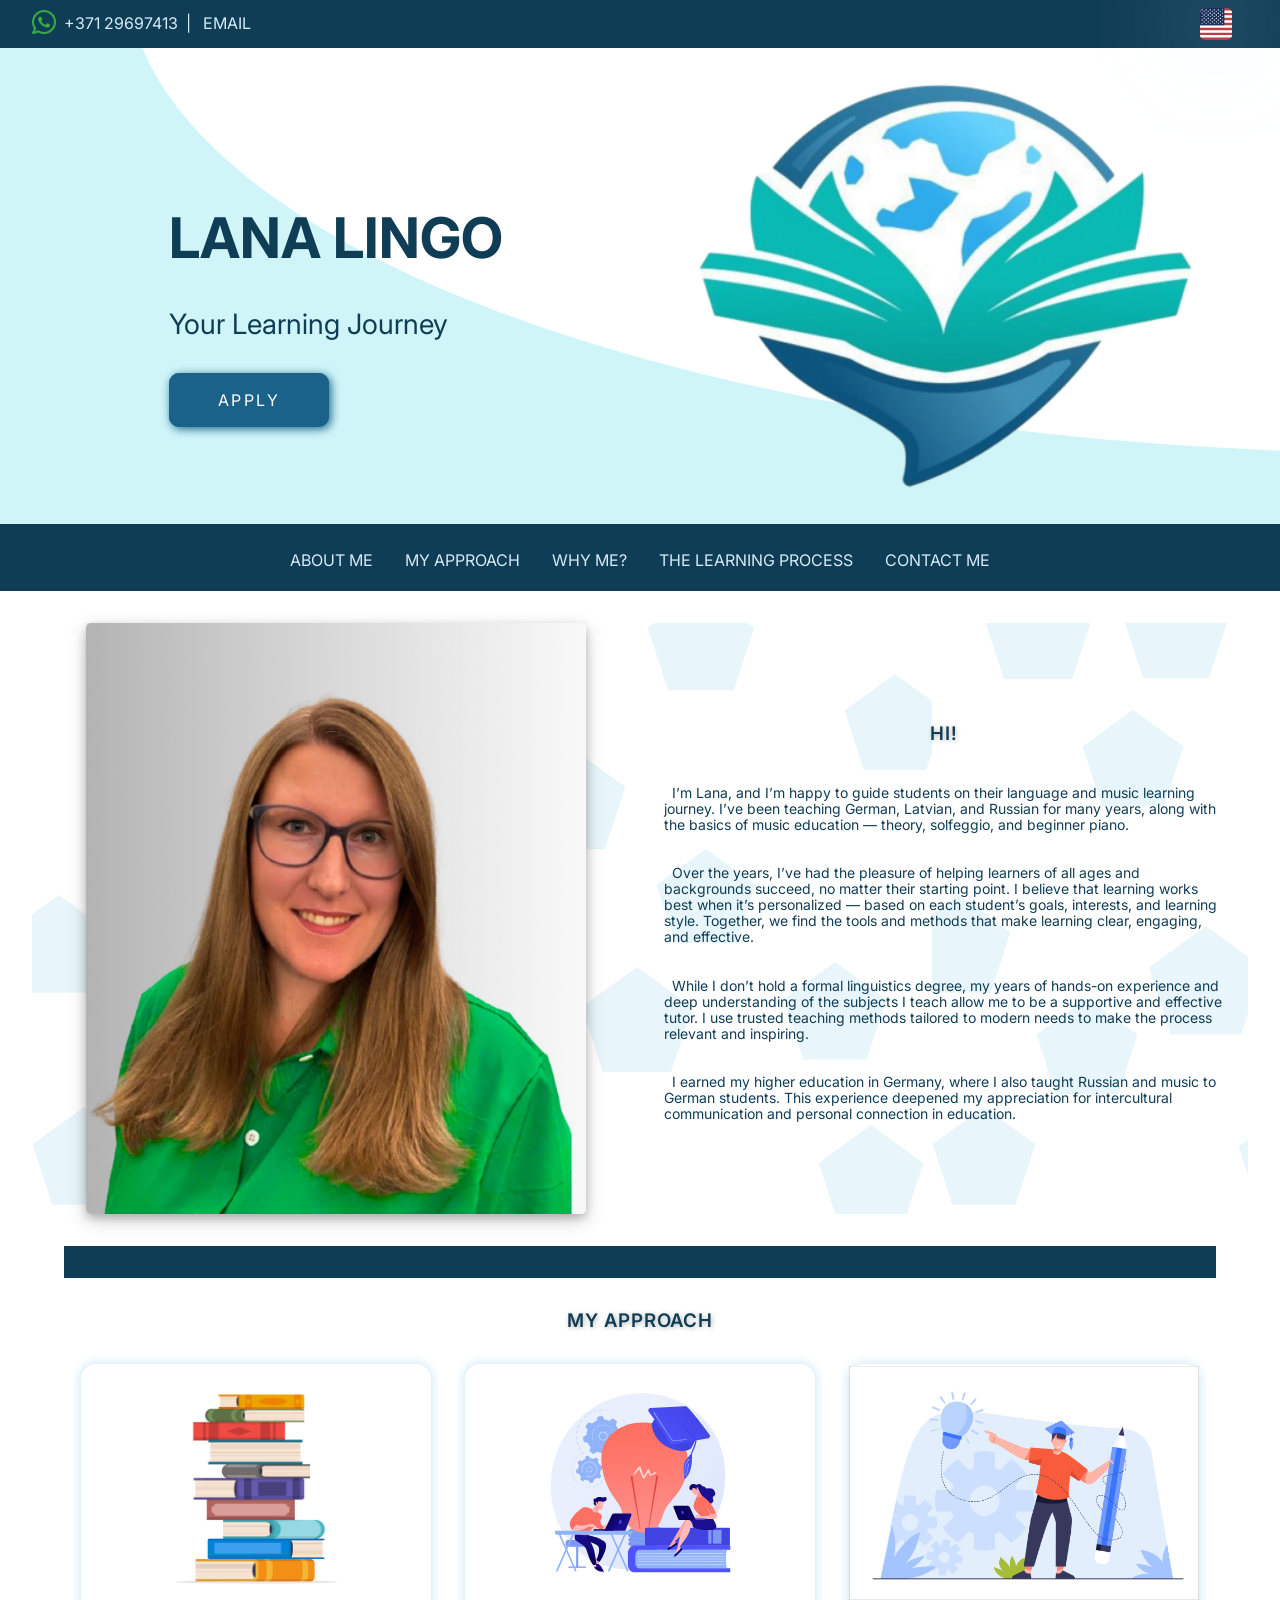
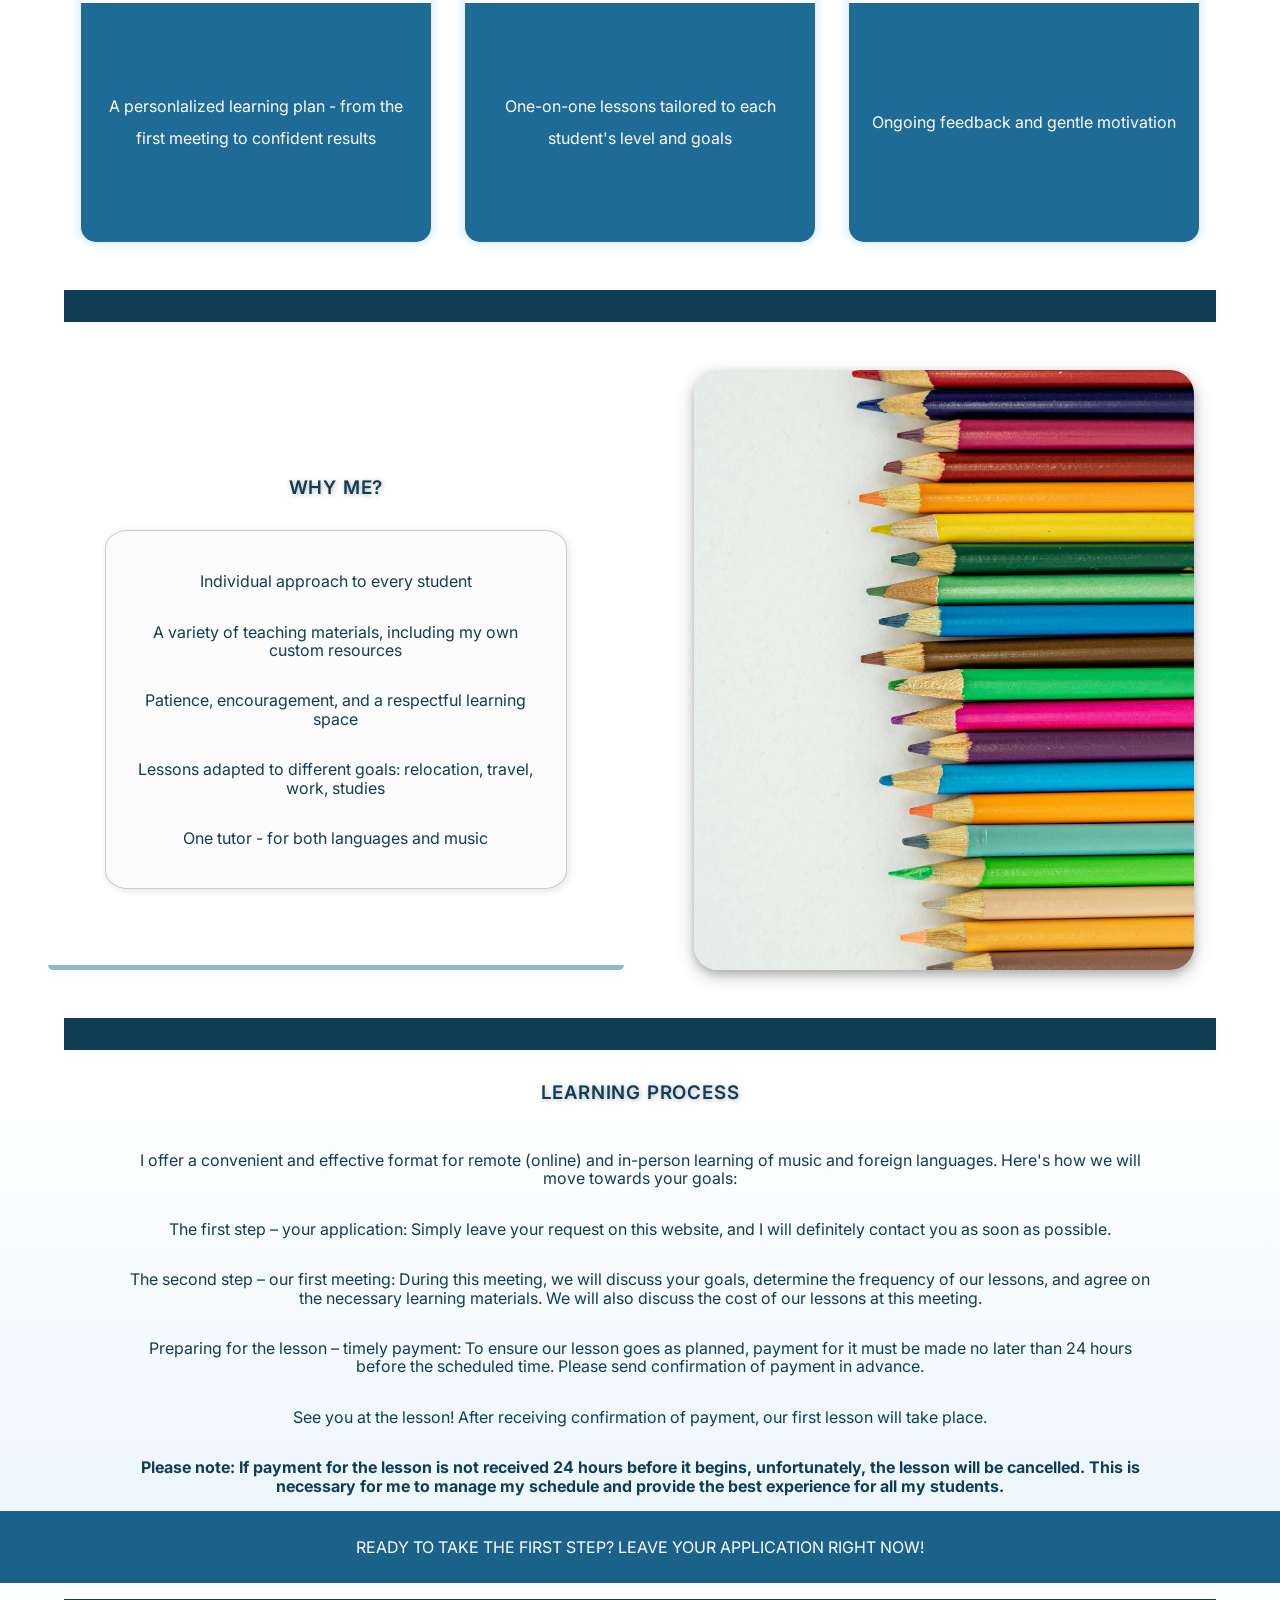
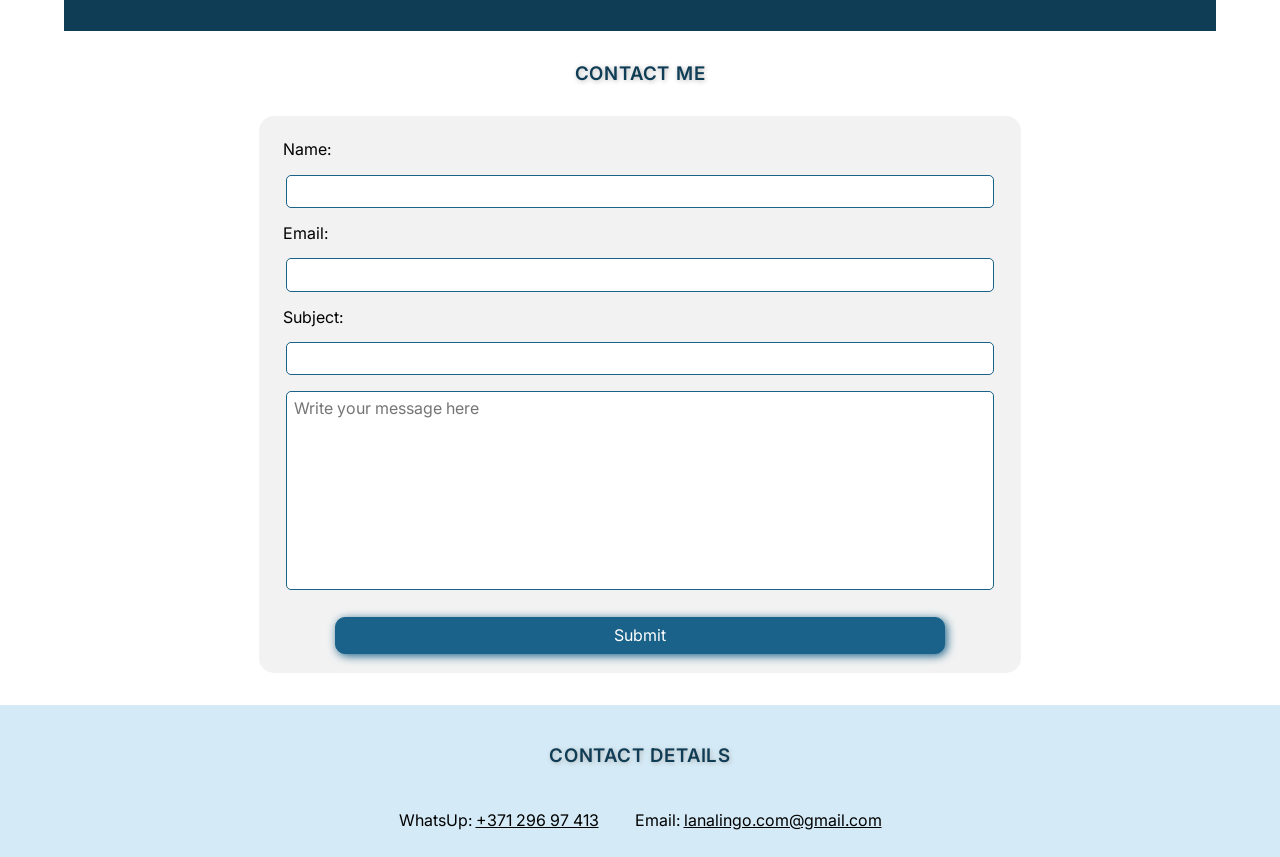
<file: index.html>
<!doctype html>
<html lang="en">
  <head>
    <meta charset="UTF-8" />
    <meta name="viewport" content="width=device-width, initial-scale=1.0" />
    <link rel="stylesheet" href="styles/normalize.css" />
    <link rel="stylesheet" href="styles/styles.css" />
    <link rel="preconnect" href="https://fonts.googleapis.com" />
    <link rel="preconnect" href="https://fonts.gstatic.com" crossorigin />
    <link
      href="https://fonts.googleapis.com/css2?family=Inter:ital,opsz,wght@0,14..32,100..900;1,14..32,100..900&display=swap"
      rel="stylesheet"
    />
    <title>LanaLingo</title>
  </head>
  <body>
    <header>
      <nav class="topNav navColor">
        <div>
          <p class="phoneNumber navFontColor">+371 29697413</p>
          <a href="mailto:lanalingo.com@gmail.com" class="emailLang">Email</a>
        </div>
        <div class="langSelect">
          <a><img class="langAImg" src="assets/us.svg" alt="" /></a>
          <div class="langSelect__menu">
            <div class="langSelect_menuItems">
              <button class="langBtn">
                <img class="langBtnImg" src="assets/lv.svg" alt="" />
              </button>
              <button class="langBtn">
                <img class="langBtnImg" src="assets/de.svg" alt="" />
              </button>
              <button class="langBtn">
                <img class="langBtnImg" src="assets/ru.svg" alt="" />
              </button>
            </div>
          </div>
        </div>
      </nav>
    </header>
    <section class="hero grid grid--1x2">
      <div class="heroText textColor">
        <h1>LANA LINGO</h1>
        <p id="heroCredo">Your Learning Journey</p>
        <a
          href="https://docs.google.com/forms/d/e/1FAIpQLSdjYPEF-amxpKER_M48KT8cECyjsPTVR51ip82MBuevzfhaZA/viewform"
          class="applyA background__shadow darkBlueBackground"
          id="heroApply"
          >Apply</a
        >
      </div>
      <img class="heroImg" src="assets/LanaLingo_noBack2.png" alt="" />
    </section>
    <nav class="navColor">
      <ul class="navUl nav__paddings">
        <li>
          <a
            class="hover-underline-animation"
            href="#aboutMe"
            id="topNavAboutMe"
            >About Me</a
          >
        </li>
        <li>
          <a
            class="hover-underline-animation"
            href="#myApproach"
            id="topNavMyApproach"
            >My Approach</a
          >
        </li>
        <li>
          <a class="hover-underline-animation" href="#whyMe" id="topNavWhyMe"
            >Why me?</a
          >
        </li>
        <li>
          <a
            class="hover-underline-animation"
            href="#learningProcess"
            id="topNavLearningProcess"
            >The learning process</a
          >
        </li>
        <li>
          <a
            class="hover-underline-animation"
            href="#contactMe"
            id="topNavContactMe"
            >Contact Me</a
          >
        </li>
      </ul>
    </nav>

    <section id="aboutMe" class="aboutMe section__margin grid grid--1x2">
      <div>
        <img
          class="imgBackShadow"
          src="assets/LanaCV.JPEG"
          alt="picture of me"
        />
      </div>
      <div class="aboutMe__textContainer">
        <h3 class="h3--designed" id="abouMeHi">Hi!</h3>
        <p id="aboutMeColumnOne">
          I’m Lana, and I’m happy to guide students on their language and music
          learning journey. I’ve been teaching German, Latvian, and Russian for
          many years, along with the basics of music education — theory,
          solfeggio, and beginner piano.
        </p>
        <p id="aboutMeColumnTwo">
          Over the years, I’ve had the pleasure of helping learners of all ages
          and backgrounds succeed, no matter their starting point. I believe
          that learning works best when it’s personalized — based on each
          student’s goals, interests, and learning style. Together, we find the
          tools and methods that make learning clear, engaging, and effective.
        </p>
        <p id="aboutMeColumnThree">
          While I don’t hold a formal linguistics degree, my years of hands-on
          experience and deep understanding of the subjects I teach allow me to
          be a supportive and effective tutor. I use trusted teaching methods
          tailored to modern needs to make the process relevant and inspiring.
        </p>
        <p id="aboutMeColumnFour">
          I earned my higher education in Germany, where I also taught Russian
          and music to German students. This experience deepened my appreciation
          for intercultural communication and personal connection in education.
        </p>
      </div>
    </section>

    <div class="sectionNav navColor"></div>

    <section id="myApproach" class="myApproach section__margin">
      <h3 class="h3--designed" id="myApproachHeading">My Approach</h3>

      <div class="myApproachCards">
        <div class="card cardOne">
          <div><img src="assets/books_small.jpg" alt="" /></div>
          <div>
            <p id="myApproachColumnOne">
              A personlalized learning plan - from the first meeting to
              confident results
            </p>
          </div>
        </div>

        <div class="card cardTwo">
          <div><img src="assets/books_small1.svg" alt="" /></div>
          <div>
            <p id="myApproachColumnTwo">
              One-on-one lessons tailored to each student's level and goals
            </p>
          </div>
        </div>

        <div class="card cardThree">
          <div><img src="assets/books_small2.jpg" alt="" /></div>
          <div>
            <p id="myApproachColumnThree">
              Ongoing feedback and gentle motivation
            </p>
          </div>
        </div>
      </div>
    </section>

    <div class="sectionNav navColor"></div>

    <section id="whyMe" class="section__margin textColor">
      <div class="whyMeMainContainer grid grid--1x2">
        <div>
          <h3 class="h3--designed" id="whyMeHeading">Why me?</h3>
          <div class="whyMe__li">
            <li id="whyMeRowOne">Individual approach to every student</li>
            <li id="whyMeRowTwo">
              A variety of teaching materials, including my own custom resources
            </li>
            <li id="whyMeRowThree">
              Patience, encouragement, and a respectful learning space
            </li>
            <li id="whyMeRowFour">
              Lessons adapted to different goals: relocation, travel, work,
              studies
            </li>
            <li id="whyMeRowFive">One tutor - for both languages and music</li>
          </div>
        </div>
        <img class="imgBackShadow" src="assets/pencils.jpg" alt="" />
      </div>
    </section>

    <div class="sectionNav navColor"></div>

    <section
      id="learningProcess"
      class="learningProcess section__margin textColor"
    >
      <h3 class="h3--designed" id="learningProcessHeading">Learning process</h3>
      <p id="learningProcessColumnOne">
        I offer a convenient and effective format for remote (online) and
        in-person learning of music and foreign languages. Here's how we will
        move towards your goals:
      </p>
      <p id="learningProcessColumnTwo">
        <span class="learningProcess__pAccent">The first step</span> – your
        application: Simply leave your request on this website, and I will
        definitely contact you as soon as possible.
      </p>
      <p id="learningProcessColumnThree">
        <span class="learningProcess__pAccent">Introduction and planning:</span>
        We will arrange a convenient time for our first meeting (online or, if
        you are in Riga, we can meet in person). At this meeting, we will get to
        know each other, discuss your goals and wishes, determine the details of
        the learning process, choose the optimal online platform (for remote
        lessons), and agree on the necessary learning materials. We will also
        discuss the cost of our lessons at this meeting.
      </p>
      <p id="learningProcessColumnFour">
        <span class="learningProcess__pAccent">Preparing for the lesson</span> –
        timely payment: To ensure our lesson goes as planned, payment for it
        must be made no later than 24 hours before the scheduled time. Please
        send confirmation of payment in advance.
      </p>
      <p id="learningProcessColumnFive">
        <span class="learningProcess__pAccent">See you at the lesson!</span>
        After receiving confirmation of payment, our first lesson will take
        place.
      </p>
      <p id="learningProcessColumnSix">
        <span class="learningProcess__pAccent lastPaccent">Please note:</span>
        If payment for the lesson is not received 24 hours before it begins,
        unfortunately, the lesson will be cancelled. This is necessary for
        effective time management.
      </p>
      <div class="learningProcess__aContainer">
        <a
          href="https://docs.google.com/forms/d/e/1FAIpQLSdjYPEF-amxpKER_M48KT8cECyjsPTVR51ip82MBuevzfhaZA/viewform"
          id="learningProcessBottomText"
          >Ready to take the first step?
          <span class="learningProcess__aContainer__span"
            >Leave your application right now!</span
          >
        </a>
      </div>
    </section>

    <div class="sectionNav navColor"></div>

    <section id="contactMe" class="contactMeSection section__margin feedback">
      <h3 class="h3--designed" id="contactMeHeader">Contact me</h3>
      <div>
        <form class="contactMeForm" action="">
          <div>
            <label id="contactMeNameLabel" for="name">Name:</label>
            <input id="name" type="text" name="senders_name" />
          </div>
          <div>
            <label id="contactMeEmailLabel" for="email">Email:</label>
            <input id="email" type="email" name="email" />
          </div>
          <div>
            <label id="contactMeSubjectLabel" for="subject">Subject:</label>
            <input id="subject" type="text" />
          </div>
          <div>
            <textarea id="textAreaLang" name="" cols="30" rows="10"></textarea>
          </div>
          <button
            class="background__shadow"
            type="submit"
            id="contactMeSubmitButton"
          >
            Submit
          </button>
        </form>
      </div>
    </section>

    <footer>
      <div class="footerContainer">
        <h3 class="h3--designed" id="footerHeader">Contact Details</h3>
        <div class="footerItemListContainer grid--1x2">
          <li>WhatsUp: <span class="footerWhatsUp">+371 296 97 413</span></li>
          <li>
            <span class="emailLang">Email</span>:
            <a class="footerAnchor" href="mailto:lanalingo.com@gmail.com"
              >lanalingo.com@gmail.com</a
            >
          </li>
        </div>
      </div>
    </footer>
    <script src="scripts/langPush.js"></script>
    <script src="scripts/langGet.js"></script>
  </body>
</html>
</file>
<file: styles/styles.css>
/* Gblobal */

html {
    box-sizing: border-box;
}

body {
    font-family: Inter, Arial, Helvetica, sans-serif;
}

:root {
    --mainColor: hsl(201, 68%, 32%);
    --mainColorDark: hsl(201, 68%, 20%);
    --mainColorLight: #d4ebf7;
    --secondaryColor: hsl(199, 43%, 47%);
    --secondaryColorDark: hsl(199, 43%, 20%);
    --accentColor: hsl(177, 93%, 38%);
    --lightAccentColor: #cefdfb;
}

h1, h3, p, a {
    color: var(--mainColorDark);
}


a {
    text-decoration: none;
    color: var(--mainColorLight);
    font-size: 1rem;
    text-transform: uppercase;
}

a:hover {
    color: hsl(201, 68%, 95%); 
}

.hover-underline-animation {
  display: inline-block;
  position: relative;
  
}
.hover-underline-animation::after {
  content: '';
  position: absolute;
  width: 100%;
  transform: scaleX(0);
  height: 2px;
  bottom: 0;
  left: 0;
  background-color: hsl(201, 68%, 95%); 
  transform-origin: bottom center;
  transition: transform 0.25s ease-out;
}
.hover-underline-animation:hover::after {
  transform: scaleX(1);
  transform-origin: bottom center;
}

ul {
    margin: 0 auto;
    font-size: 1.5rem;
}

li {
    list-style-type: none;
    display: inline-block;
    margin: 0.75rem 1rem;
}

img {
    width: 100%;
    max-width: 500px;
    height: auto;
    object-fit: cover;
    display: block;
    margin: auto;
}

/* Reusable */

.h3--designed {
    margin: 2rem 0;
    text-transform: uppercase;
    font-weight: 600;
    letter-spacing: 0.05rem;
    text-shadow: 1px 1px 5px hsl(0, 0%, 70%);
}

.section__margin {
    margin: 1rem;
}

.sectionNav {
    width: 90%;
    height: 2rem;
    margin: auto;
}

.navFontColor {
    color: var(--mainColorLight);
}

.nav__paddings {
    padding: 0.5rem;
}

.grid {
    display: grid;
}

@media  screen and (min-width: 768px) {
    .grid--1x2 {
        grid-template-columns: 1fr 1fr;
    }
}

.imgBackShadow {
    box-shadow: 0 4px 8px 0 rgba(0, 0, 0, 0.2), 0 6px 20px 0 rgba(0, 0, 0, 0.19);
}

/* Reusable Color Schemes */

.navColor {
    background-color: var(--mainColorDark);
}

.textColor {
    color: var(--mainColorDark);
}

.greenBlueBackground {
    background-color: var(--lightAccentColor);
    box-shadow: 0 0px 8px 0 rgba(0, 0, 0, 0.1), 0 2px 5px 0 rgba(0, 0, 0, 0.1);
    box-shadow: 2px 2px 8px hsl(0, 0%, 90%);
    
}

.lightBlueBackground {
    background-color: var(--mainColorLight);
    box-shadow: 0 0px 8px 0 rgba(0, 0, 0, 0.1), 0 2px 5px 0 rgba(0, 0, 0, 0.1);
    box-shadow: 2px 2px 8px hsl(0, 0%, 90%);
    
}

.darkBlueBackground {
    background-color: hsl(199, 43%, 70%);
    box-shadow: 0 0px 8px 0 rgba(0, 0, 0, 0.1), 0 2px 5px 0 rgba(0, 0, 0, 0.1);
    box-shadow: 2px 2px 8px hsl(0, 0%, 90%);
}

.background__shadow {
    box-shadow: 2px 2px 10px var(--mainColor);
}


/* TopNavBar */

.topNav {
    padding: 0 2rem;
    margin: 0 auto;
    display: flex;
    justify-content: space-between;
    align-items: center;
}

@media screen and (max-width: 420px) {

    .heroImg {
        width: 300px;
    }
}

.phoneNumber {
    margin-top: 0.3rem;
    display: inline-block;
}

.phoneNumber::before {
    content: "";
    background-image: url(../assets/whatsapp-2.png);
    display: inline-block;
    background-size: 100%;
    height: 1.5rem;
    width: 1.5rem;
    position: relative;
    top: 0.3rem;
    margin-right: 0.5rem;
}

.phoneNumber::after {
    content: "|";
    margin: 0 0.5rem;
}

.langSelect {
    margin: 0 1rem;
    position: relative;
    width: 2rem;
    padding: 0.4rem 0;
}

.langAImg {
    border-radius: 5px;
    

    box-shadow: 2px -1px 107px 4px rgba(212,235,247,0.78);
    -webkit-box-shadow: 2px -1px 107px 4px rgba(212,235,247,0.78);
    -moz-box-shadow: 2px -1px 107px 4px rgba(212,235,247,0.78);
}

.langSelect__menu {
    display: none;
    position: absolute;
    background-color: rgba(0, 0, 0, 0.05);
    box-shadow: 0px 8px 16px 0px rgba(0,0,0,0.2);
    border-radius: 10px;

    margin: 0.5rem 0;
    padding: 0.3rem 0.3rem;

    

    text-align: center;

    right: -20px;

}

.langSelect:hover .langSelect__menu {
    display: block;
}

.langSelect_menuItems {
    display: flex;
    flex-direction: column;
}

.langSelect_menuItems>button {
    padding: 0.5rem 1rem;
    min-width: 4rem;

    border: 0;
    object-fit: fill;

    background-color: transparent;
}

.langSelect_menuItems>button:hover {
    background-color: rgba(0, 0, 0, 0.10);
    border-radius: 8px;
}

.langBtnImg {
    border-radius: 5px;
}

@media screen and (min-width: 1024px) {
    .section__margin {
        margin: 2rem;
    } 
}

/* Hero */

.hero {
    padding: 2rem;
    /* background-color: hsl(201, 68%, 97%); */
    background-image: url("../assets/split_background-2.svg");
    
}

.heroText {
    justify-self: center;
    padding-top: 3rem;
    font-size: 1.75rem;
    margin-bottom: 2.5rem;
}

.heroText>p {
    margin-bottom: 2.5rem;
}

.applyA {
    font-weight: 400;
    letter-spacing: 0.15rem;
    padding: 1rem 3rem;
    color: white;
    background-color: var(--mainColor);
    border-radius: 10px;
    border: 1px solid var(--mainColor);
}

@media screen and (min-width: 1024px) {
    .heroText {
        align-content: center;
    }
}

@media screen and (max-width: 768px) {
    .hero {
        padding: 2rem 0;
    }

    .heroText {
        text-align: center;
        
    }

    .heroImg {
        justify-self: center;
        object-fit: contain;
    }
}

/* Main Nav Bar */

.navUl {
    display: flex;
    justify-content: center;
    flex-flow: row wrap;
}

/* SECTIONS */

/* About Me Section */

.aboutMe {
    background-image: url(../assets/polygon-background.svg);
    background-color: rgba(255,255,255, 0.85);
    background-blend-mode: lighten;
}

.aboutMe>div {
    padding: 1rem;
    align-content: center;
}

.aboutMe>div>img {
    border-radius: 5px;
}

.aboutMe__textContainer>h3 {
    text-align: center;
}

.aboutMe__textContainer>p {
    max-width: 800px;
    text-indent: 0.5rem;
    padding: 0.5rem 0.5rem;
}

@media screen and (min-width: 1024px) {
    .aboutMe>div {
        padding: 0;
    }

    .aboutMe__textContainer>p {
        font-size: 0.875rem;
        margin: 1rem;
    }

}

@media screen and (max-width: 768px) {
    .aboutMe>div>p {
        text-align: center;
    }
}

/* My Approach Section */

.myApproach {
    padding: 0 3rem;
    text-align: center;
    margin-bottom: 3rem;
}

.myApproachCards {
    display: grid;
    grid-template-columns: 1fr 1fr 1fr;
    column-gap: 2rem;
    justify-items: center;
}

.card {
    display: grid;
    grid-template-rows: 50% 50%;

    min-height: 250px;

    min-width: 200px;
    max-width: 350px;

    

    border-radius: 15px;
    box-shadow: 0px 0px 10px 2px var(--mainColorLight);
}


.card>div {
    align-content: center;
}

.card>div>img {
    object-fit: contain;
    height: 100%;
}

.card>div>p {
    padding: 1rem;
    color: white;
    line-height: 2em;
}

.card>div:last-of-type {
    border-radius: 0 0 15px 15px;
    background-color: hsl(201, 68%, 35%);
}

@media screen and (max-width: 768px) {
    .myApproachCards {
        grid-template-rows: 1fr 1fr 1fr;
        grid-template-columns: 400px;
        row-gap: 2rem;
        align-items: center;
        justify-content: center;
    }

    .card {
        grid-template-rows: 60% 40%;
    }

    .cardOne {
        grid-row: 1;
    }

       .cardTwo {
        grid-row: 2;
    }

       .cardThree {
        grid-row: 3;
    }
}

/* Why Me Section */

.whyMeMainContainer {
    text-align: center;
    gap: 2rem;
    padding: 1rem;
}

.whyMeMainContainer>img {
    border-radius: 1.5rem;
    max-height: 600px;
    object-fit: cover;
    
  
}

.whyMeMainContainer>div {
    align-content: center;
    border-bottom: 5px solid rgba(68, 139, 171, 0.6);
    border-radius: 5px;
}

.whyMe__li {
   height: 60%;
   align-content:center;
   border: 1px solid hsl(0, 0%, 80%);
   border-radius: 5%;
   box-shadow: 2px 2px 8px hsl(0, 0%, 90%);
   background-color: hsl(0, 0%, 99%);
}

.whyMe__li>li {
    padding: 0.25rem;
}

@media screen and (max-width: 768px) {
    .whyMeMainContainer {
        gap: 0;
    }

    .whyMe__li {
        height: 100%;
    }

    .whyMeMainContainer>img {
        width: 55%;
        transform: rotate(90deg);
        box-shadow: 2px 2px 8px hsl(0, 0%, 90%);;
        border: 1px solid hsl(0, 0%, 80%);
    }

    .upsideDownSmallScreensGrid {
        grid-column-start: 1;
        grid-row-start: 1;
    }
}

@media screen and (max-width: 370px) {
    .whyMe__li {
        height: 80%;
   }
}

@media screen and (max-width: 768px) {
    .whyMeMainContainer>img {
        margin-top: 2rem;
    }
}

@media screen and (min-width: 1080px) {
    .whyMe__li {
        width: 80%;
        margin: auto;
    }
}

@media screen and (min-width: 1920px) {
    .whyMe__li {
        width: 60%;
    }
}



/* Learning Process Section */

.learningProcess {
    margin: 0rem;
    text-align: center;
    background-image: linear-gradient(to bottom, white, hsl(201, 68%, 95%));
}

.learningProcess>p {
    padding: 1rem 2rem;
}

.learningProcess>p:last-of-type {
    font-weight: bold;
}

.learningProcess__pAccent {
    font-weight: bold;
}

.lastPaccent {
    color: var(--accentColor);
}



.learningProcess__aContainer {
    padding: 1.5rem 1rem;
    margin-bottom: 1rem;
    line-height: 1.5;
    background-color: var(--mainColor);
}

.learningProcess__aContainer>a {
    color: white;
}

.learningProcess__aContainer>a:hover {
    color: var(--lightAccentColor);
    transition: color 0.2s;
}

.learningProcess__aContainer__span {
    text-decoration: underline;
}

@media screen and (min-width: 1080px) {
    .learningProcess>p {
       width: 80%;
       margin: auto;
    }
}

@media screen and (min-width: 1920px) { 
    .learningProcess>p {
        width: 50%;
    }
}

/* Contact Me Section */
.contactMeForm {
    padding: 1rem;
    padding-bottom: 4.5rem;
    position: relative;
    width: 80%;
    margin: auto;

    background-color: rgba(0, 0, 0, 0.05);
    border-radius: 15px;

}

.contactMeSection>h3 {
    text-align: center;
}

label {
    display: block;
    padding: 0.5rem;
}

input, textarea {
    border-radius: 5px;
    border: 1px solid var(--mainColor);
    padding: 0.4rem;
    margin: 0.5rem 0.7rem;
    width: 95%;
}

textarea {
    resize: none;
}

.contactMeForm>button {
    margin: 1rem 0;
    padding: 0.5rem 0.8rem;
    width: 80%;
    position: absolute;
    left: 10%;
    
    
    color: white;
    background-color: var(--mainColor);
    border-radius: 10px;
    border: 1px solid var(--mainColor);

}

@media screen and (max-width: 768px) {
    .contactMeForm {
        width: 90%;
    }
}

@media screen and (min-width: 1024px) {
    .contactMeForm {
       width: 60%;
    }
}


/* Footer */

.footerContainer {
    background-color: var(--mainColorLight);

    padding-top: 0.5rem;
    padding-bottom: 1rem;

    text-align: center;
}


.footerAnchor {
    color: black;
    text-transform: lowercase;
    text-decoration: underline;
}

.footerAnchor:hover {
    color: var(--secondaryColor);
}

.footerWhatsUp {
    text-decoration: underline;
}

.footerWhatsUp:hover {
    color: var(--secondaryColor);
}



/* Index Buttons Test */

.indexButtons {
    display: flex;
    justify-content: space-evenly;
}

.indexButtons>a {
    color: var(--mainColorDark);
    background-color: var(--mainColorLight);

    padding: 1rem 2rem;
    margin: 2rem;

    border-radius: 10px;
    border: 1px solid var(--mainColor);
}

.indexButtons>a:hover {
    background-color: hsl(201, 68%, 80%);
}

@media screen and (max-width: 768px) {
    .indexButtons {
        flex-direction: column;
        width: 70%;
        text-align: center;
        margin: auto;
    }
}
</file>
